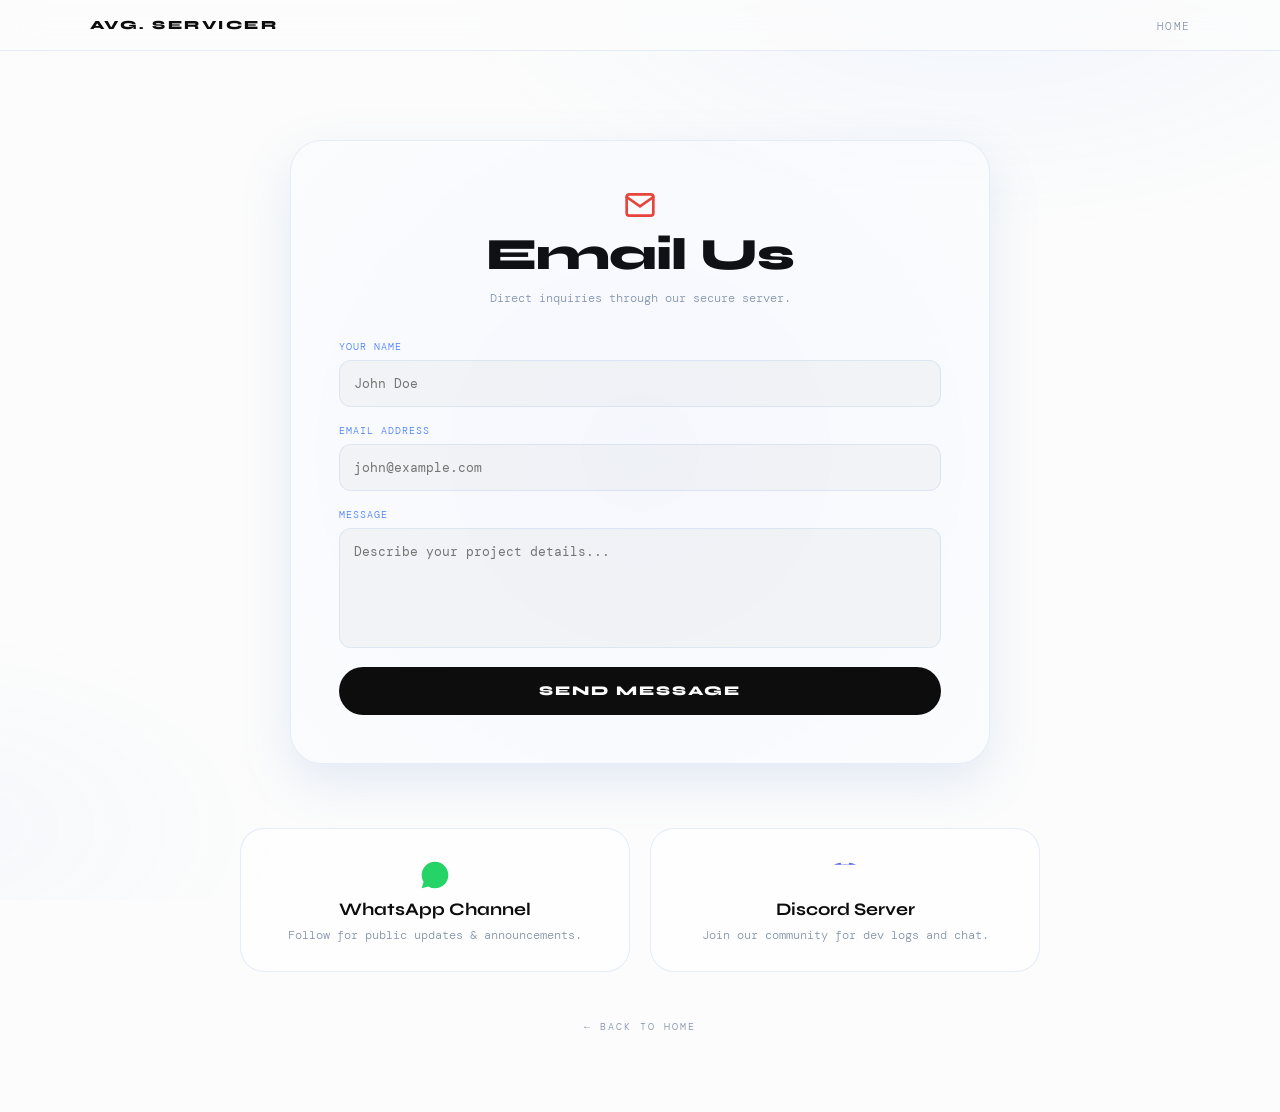
<file: contact.html>
<!DOCTYPE html>
<html lang="en">
<head>
  <meta charset="UTF-8">
  <meta name="viewport" content="width=device-width, initial-scale=1.0">
  <title>Contact Hub // Average Servicer</title>
  <link rel="stylesheet" href="index.css">
  <link href="https://fonts.googleapis.com/css2?family=Syne:wght@700;800&family=DM+Mono:wght@300&display=swap" rel="stylesheet">
  
  <style>
    :root {
      --form-bg: rgba(255, 255, 255, 0.03);
    }

    .hub-container {
      min-height: 100vh;
      padding: 140px 7vw 80px;
      display: flex;
      flex-direction: column;
      align-items: center;
    }

    /* ── GMAIL FORM SECTION (TOP & DIFFERENT) ── */
    .form-section {
      width: 100%;
      max-width: 700px;
      background: var(--surface);
      border: 1px solid var(--border);
      border-radius: 32px;
      padding: 3rem;
      margin-bottom: 4rem;
      position: relative;
      overflow: hidden;
      box-shadow: var(--sh2);
    }

    /* Subtle glow for the top section */
    .form-section::before {
      content: ''; position: absolute; top: -50%; left: -50%;
      width: 200%; height: 200%;
      background: radial-gradient(circle, rgba(74,127,245,0.05) 0%, transparent 70%);
      pointer-events: none;
    }

    .form-header { text-align: center; margin-bottom: 2rem; }
    .form-header svg { width: 32px; height: 32px; stroke: #ea4335; margin-bottom: 10px; }

    form { display: grid; gap: 1.2rem; position: relative; z-index: 1; }
    
    .input-group { display: flex; flex-direction: column; gap: 8px; text-align: left; }
    .input-group label { font-size: 10px; text-transform: uppercase; letter-spacing: 1px; color: var(--accent); }
    
    input, textarea {
      background: rgba(0,0,0,0.03);
      border: 1px solid var(--border);
      padding: 14px;
      border-radius: 12px;
      color: var(--text);
      font-family: 'DM Mono', monospace;
      outline: none;
      transition: border-color 0.3s;
    }

    input:focus, textarea:focus { border-color: var(--accent); }
    textarea { min-height: 120px; resize: none; }

    .submit-btn {
      background: var(--text);
      color: var(--bg);
      border: none;
      padding: 16px;
      border-radius: 50px;
      font-family: 'Syne', sans-serif;
      font-weight: 800;
      text-transform: uppercase;
      letter-spacing: 2px;
      cursor: pointer;
      transition: all 0.3s var(--ease);
    }
    .submit-btn:hover { background: var(--accent); transform: translateY(-2px); box-shadow: 0 10px 20px rgba(74,127,245,0.2); }

    /* ── OTHER CHANNELS ── */
    .hub-grid {
      display: grid;
      grid-template-columns: repeat(auto-fit, minmax(280px, 1fr));
      gap: 20px;
      width: 100%;
      max-width: 800px;
    }

    .hub-card {
      background: var(--surface);
      border: 1px solid var(--border);
      border-radius: 24px;
      padding: 30px;
      text-align: center;
      transition: all 0.3s var(--ease);
      text-decoration: none;
      color: inherit;
      display: flex;
      flex-direction: column;
      align-items: center;
      gap: 10px;
    }

    .hub-card:hover { transform: translateY(-5px); border-color: var(--accent); }
    .hub-card svg { width: 32px; height: 32px; }
    .hub-card h3 { font-family: 'Syne', sans-serif; font-size: 1.1rem; }
    .hub-card p { font-size: 0.75rem; color: var(--muted); }

    .back-btn { margin-top: 50px; color: var(--muted); font-size: 10px; text-transform: uppercase; letter-spacing: 2px; text-decoration: none; }
  </style>
</head>
<body>

<nav id="navbar">
  <span class="nav-logo">AVG. SERVICER</span>
  <ul class="nav-links">
    <li><a href="index.html">Home</a></li>
  </ul>
</nav>

<div class="hub-container">
  
  <div class="form-section">
    <div class="form-header">
      <svg viewBox="0 0 24 24" fill="none" stroke-width="2" stroke-linecap="round" stroke-linejoin="round"><path d="M4 4h16c1.1 0 2 .9 2 2v12c0 1.1-.9 2-2 2H4c-1.1 0-2-.9-2-2V6c0-1.1.9-2 2-2z"></path><polyline points="22,6 12,13 2,6"></polyline></svg>
      <h2 class="sec-title">Email Us</h2>
      <p class="sec-desc center">Direct inquiries through our secure server.</p>
    </div>

    <form action="https://formspree.io/f/your-form-id" method="POST">
      <div class="input-group">
        <label>Your Name</label>
        <input type="text" name="name" placeholder="John Doe" required>
      </div>
      <div class="input-group">
        <label>Email Address</label>
        <input type="email" name="_replyto" placeholder="john@example.com" required>
      </div>
      <div class="input-group">
        <label>Message</label>
        <textarea name="message" placeholder="Describe your project details..."></textarea>
      </div>
      <button type="submit" class="submit-btn">Send Message</button>
    </form>
  </div>

  <div class="hub-grid">
    <a href="https://whatsapp.com/channel/0029VbCP6pEGZNCoKpUM7v2y" target="_blank" class="hub-card">
      <svg viewBox="0 0 24 24" fill="#25D366"><path d="M12 2C6.477 2 2 6.477 2 12c0 1.89.525 3.66 1.438 5.168L2 22l4.975-1.407A9.953 9.953 0 0012 22c5.523 0 10-4.477 10-10S17.523 2 12 2z"/></svg>
      <h3>WhatsApp Channel</h3>
      <p>Follow for public updates & announcements.</p>
    </a>

    <a href="https://discord.com/invite/kBKKPJH39D" target="_blank" class="hub-card">
      <svg viewBox="0 0 24 24" fill="#5865F2"><path d="M20.317 4.37a19.791 19.791 0 00-4.885-1.515.074.074 0 00-.079.037c-.21.375-.444.864-.608 1.25a18.27 18.27 0 00-5.487 0 12.64 12.64 0 00-.617-1.25.077.077 0 00-.079-.037A19.736 19.736 0 003.677 4.37"/></svg>
      <h3>Discord Server</h3>
      <p>Join our community for dev logs and chat.</p>
    </a>
  </div>

  <a href="index.html" class="back-btn">← Back to Home</a>
</div>

<script>
  document.addEventListener('contextmenu', e => e.preventDefault());
</script>

</body>
</html>
</file>
<file: index.css>
/* ═══════════════════════════════════════
   index.css — Average Servicer
   ═══════════════════════════════════════ */

/* ── Tokens ── */
:root {
  --bg:       #fcfcfc;
  --surface:  rgba(255,255,255,.62);
  --border:   rgba(180,205,235,.36);
  --sh:       0 6px 28px rgba(100,145,210,.10);
  --sh2:      0 18px 50px rgba(100,145,210,.17);
  --text:     #0d0d0d;
  --muted:    #8494a8;
  --accent:   #4a7ff5;
  --gold:     #f5a623;
  --green:    #25D366;
  --r:        16px;
  --ease:     cubic-bezier(.22,.68,0,1.18);
}

/* ── Reset ── */
*,*::before,*::after { box-sizing:border-box; margin:0; padding:0; }
* { -webkit-user-select:none; user-select:none; }
html { scroll-behavior:smooth; }
ul { list-style:none; }
a { text-decoration:none; }

/* ── Base ── */
body {
  background:var(--bg); color:var(--text);
  font-family:'DM Mono',monospace; font-weight:300;
  font-size:14px; line-height:1; min-height:100vh; overflow-x:hidden;
}
body::before {
  content:''; position:fixed; inset:0; pointer-events:none; z-index:0;
  background:
    radial-gradient(ellipse 70% 50% at 76% -4%, rgba(100,160,255,.07) 0%, transparent 60%),
    radial-gradient(ellipse 50% 40% at -5% 92%, rgba(100,160,255,.04) 0%, transparent 55%);
}

/* ── Nav ── */
#navbar {
  position:fixed; inset:0 0 auto; z-index:99;
  display:flex; align-items:center; justify-content:space-between;
  padding:18px 7vw;
  background:rgba(252,252,252,.75);
  backdrop-filter:blur(18px); -webkit-backdrop-filter:blur(18px);
  border-bottom:1px solid var(--border); transition:background .3s;
}
.nav-logo { font-family:'Syne',sans-serif; font-weight:800; font-size:.78rem; letter-spacing:.2em; color:var(--text); }
.nav-links { display:flex; gap:2.2rem; }
.nav-links a { font-size:.7rem; letter-spacing:.12em; text-transform:uppercase; color:var(--muted); transition:color .2s; }
.nav-links a:hover { color:var(--text); }

/* ── Hero ── */
#hero {
  position:relative; z-index:1;
  min-height:100vh; display:flex; flex-direction:column;
  align-items:center; justify-content:center;
  text-align:center; padding:0 7vw; gap:1.4rem;
}
.hero-tag { font-size:.68rem; letter-spacing:.32em; text-transform:uppercase; color:var(--accent); }
.hero-title {
  font-family:'Syne',sans-serif; font-weight:800;
  font-size:clamp(2.8rem,9vw,7rem); line-height:.94; letter-spacing:-.02em;
}
.hero-sub { font-size:clamp(.7rem,1.5vw,.86rem); letter-spacing:.44em; text-transform:uppercase; color:var(--muted); }
.hero-cta {
  margin-top:.6rem; display:inline-block; padding:.72rem 1.8rem;
  background:var(--text); color:var(--bg);
  font-size:.7rem; letter-spacing:.18em; text-transform:uppercase;
  border-radius:50px;
  transition:background .3s var(--ease),transform .3s var(--ease),box-shadow .3s var(--ease);
}
.hero-cta:hover { background:var(--accent); transform:translateY(-2px); box-shadow:0 8px 24px rgba(74,127,245,.32); }

/* ── Divider ── */
.divider {
  position:relative; z-index:1; max-width:1100px; margin:0 auto;
  height:1px; background:linear-gradient(to right,transparent,var(--border),transparent);
}

/* ── Sections ── */
#services,#contact {
  position:relative; z-index:1;
  max-width:1100px; margin:0 auto; padding:8rem 7vw;
}
.label { font-size:.62rem; letter-spacing:.36em; text-transform:uppercase; color:var(--accent); margin-bottom:.9rem; }
.sec-title { font-family:'Syne',sans-serif; font-weight:800; font-size:clamp(1.8rem,4vw,2.8rem); letter-spacing:-.02em; margin-bottom:.6rem; }
.sec-desc { font-size:.76rem; color:var(--muted); line-height:1.85; max-width:420px; }
.sec-desc.center { text-align:center; margin:0 auto; }

/* ── Total Orders Fixed ── */
.total-count-display {
  font-family: 'Syne', sans-serif;
  font-weight: 800;
  font-size: 4rem;
  line-height: 1;
  margin: 0;
  color: var(--text); 
  background: linear-gradient(to right, #0d0d0d 20%, #4a7ff5 40%, #4a7ff5 60%, #0d0d0d 80%);
  background-size: 200% auto;
  -webkit-background-clip: text;
  background-clip: text;
  -webkit-text-fill-color: transparent; 
  animation: shine 4s linear infinite;
  display: flex;
  justify-content: center;
}

#total-orders-display {
  display: inline-block;
  min-width: 1ch;
}

@keyframes shine { 
  from { background-position: 0% center; }
  to { background-position: 200% center; } 
}
/* ── Category headers ── */
.cat-header { margin:3.8rem 0 1.6rem; }
.cat-label {
  display:inline-flex; align-items:center; gap:.55rem;
  font-family:'Syne',sans-serif; font-weight:700; font-size:.82rem; letter-spacing:.08em; text-transform:uppercase;
  padding:.5rem 1rem .5rem .7rem;
  background:rgba(74,127,245,.06); border:1px solid rgba(74,127,245,.15); border-radius:50px;
}
.cat-label svg { width:14px; height:14px; stroke:var(--accent); fill:none; stroke-width:1.8; stroke-linecap:round; stroke-linejoin:round; flex-shrink:0; }
.special-label { background:rgba(245,166,35,.07); border-color:rgba(245,166,35,.22); color:#c47d00; }
.special-label svg { stroke:var(--gold); fill:rgba(245,166,35,.25); }

/* ── Cards ── */
.cards { display:grid; grid-template-columns:repeat(auto-fit,minmax(270px,1fr)); gap:1.2rem; }
.card {
  background:var(--surface); border:1px solid var(--border); border-radius:var(--r);
  padding:2rem 1.9rem;
  backdrop-filter:blur(18px); -webkit-backdrop-filter:blur(18px);
  box-shadow:var(--sh);
  display:flex; flex-direction:column; gap:.9rem;
  position:relative; overflow:hidden;
  opacity:0; transform:translateY(22px);
  transition:opacity .55s var(--ease),transform .55s var(--ease),box-shadow .28s,border-color .28s;
}
.card.visible { opacity:1; transform:none; }
.card:hover { box-shadow:var(--sh2); border-color:rgba(74,127,245,.22); }

.card-top { display:flex; align-items:flex-start; justify-content:space-between; gap:.8rem; }
.card-name { font-family:'Syne',sans-serif; font-weight:700; font-size:1rem; letter-spacing:-.01em; line-height:1.2; }
.price { font-family:'Syne',sans-serif; font-weight:800; font-size:1.15rem; color:var(--accent); flex-shrink:0; }
.card-desc { font-size:.73rem; color:var(--muted); line-height:1.82; flex:1; }
.card-desc strong { font-weight:300; color:var(--text); }
.card-note {
  font-size:.66rem; color:var(--muted); line-height:1.6;
  padding:.6rem .8rem;
  background:rgba(74,127,245,.05); border:1px dashed rgba(74,127,245,.2); border-radius:8px;
}
.note-val { color:var(--accent); }
.card-link {
  display:inline-block; font-size:.68rem; letter-spacing:.1em; color:var(--accent);
  border-bottom:1px solid rgba(74,127,245,.28); padding-bottom:1px;
  align-self:flex-start; transition:border-color .2s;
}
.card-link:hover { border-color:var(--accent); }
.card-link.disabled { color:var(--muted); border-color:rgba(132,148,168,.25); pointer-events:none; cursor:default; }

/* Offer & Soon cards */
.offer-card { border-color:rgba(245,166,35,.22); background:rgba(255,248,235,.55); }
.offer-card:hover { border-color:rgba(245,166,35,.45) !important; }
.offer-badge,.soon-badge {
  position:absolute; top:1.1rem; right:1.1rem;
  font-family:'Syne',sans-serif; font-weight:800; font-size:.55rem; letter-spacing:.18em;
  padding:.28rem .65rem; border-radius:50px;
}
.offer-badge { color:#c47d00; background:rgba(245,166,35,.15); border:1px solid rgba(245,166,35,.3); }
.soon-badge  { color:var(--muted); background:rgba(132,148,168,.1); border:1px solid rgba(132,148,168,.25); }
.soon-card { border-color:rgba(132,148,168,.22); opacity:.6 !important; }
.soon-card.visible { opacity:.65 !important; }

/* ── Contact ── */
#contact { display:flex; flex-direction:column; align-items:center; text-align:center; }
.contact-row { display:flex; gap:1rem; margin-top:2.8rem; flex-wrap:wrap; justify-content:center; }
.pill {
  display:flex; align-items:center; gap:.65rem; padding:.82rem 1.6rem;
  background:var(--surface); border:1px solid var(--border); border-radius:12px;
  backdrop-filter:blur(16px); -webkit-backdrop-filter:blur(16px);
  box-shadow:var(--sh); font-size:.74rem; letter-spacing:.1em; color:var(--text);
  opacity:0; transform:translateY(18px);
  transition:opacity .5s var(--ease),transform .5s var(--ease),box-shadow .28s,border-color .28s;
}
.pill.visible { opacity:1; transform:none; }
.pill:hover { box-shadow:var(--sh2); transform:translateY(-3px); }
.pill.whatsapp:hover { border-color:rgba(37,211,102,.38); }
.pill.discord:hover  { border-color:rgba(88,101,242,.38); }
.pill svg { width:20px; height:20px; flex-shrink:0; }

/* ── Footer ── */
footer {
  position:relative; z-index:1; text-align:center;
  padding:2.6rem 7vw 3.4rem;
  font-size:.62rem; letter-spacing:.2em; text-transform:uppercase; color:var(--muted);
  border-top:1px solid var(--border);
}

/* ── Settings Modal ── */
.modal {
  display:none; position:fixed; inset:0; z-index:99999;
  background:rgba(0,0,0,.65); backdrop-filter:blur(10px); -webkit-backdrop-filter:blur(10px);
  align-items:center; justify-content:center; padding:20px;
}
.modal-content {
  background:var(--bg); width:100%; max-width:400px; padding:30px;
  border-radius:28px; border:1px solid var(--border);
  box-shadow:0 20px 60px rgba(0,0,0,.2);
  animation:modalIn .3s var(--ease);
}
@keyframes modalIn { from { opacity:0; transform:scale(.9) translateY(10px); } to { opacity:1; transform:none; } }
.modal-header { display:flex; justify-content:space-between; align-items:center; margin-bottom:25px; }
.modal-header h2 { font-family:'Syne',sans-serif; font-weight:800; font-size:1.1rem; }
.close-modal { cursor:pointer; font-size:24px; color:var(--muted); line-height:1; }
.close-modal:hover { color:var(--text); }

.profile-section { display:flex; flex-direction:column; align-items:center; margin-bottom:20px; gap:10px; }
.whatsapp-pfp {
  width:90px; height:90px; border-radius:50%;
  background:var(--accent); color:#fff;
  display:flex; align-items:center; justify-content:center;
  font-family:'Syne',sans-serif; font-weight:800; font-size:2.2rem; text-transform:uppercase;
  box-shadow:0 10px 20px rgba(74,127,245,.2);
}
.id-badge {
  font-size:9px; letter-spacing:.05em; color:var(--muted);
  background:rgba(0,0,0,.04); padding:6px 12px;
  border-radius:8px; border:1px solid var(--border);
}
#copy-id:hover { opacity:1; color:var(--accent); }
.order-badge { font-size:10px; font-weight:800; color:var(--gold); letter-spacing:.1em; }

.edit-group { text-align:left; margin-bottom:18px; width:100%; }
.edit-group label { display:block; font-size:10px; text-transform:uppercase; margin-bottom:5px; color:var(--accent); }
.edit-group input {
  width:100%; padding:12px; border-radius:10px;
  border:1px solid var(--border); background:var(--surface);
  font-family:'DM Mono',monospace; font-size:13px; color:var(--text);
  outline:none; transition:border-color .2s;
}
.edit-group input:focus { border-color:var(--accent); }

#color-trigger {
  cursor:pointer; background:var(--surface); border:1px solid var(--border);
  padding:10px 15px; border-radius:10px; font-family:'DM Mono',monospace;
  font-size:.7rem; color:var(--text); width:100%; text-align:center;
  transition:border-color .2s,background .2s;
}
#color-trigger:hover { border-color:var(--accent); background:rgba(74,127,245,.05); }
#bg-picker { opacity:0; width:0; height:0; position:absolute; pointer-events:none; }

#save-settings { cursor:pointer; transition:all .3s var(--ease); }
#logout-btn {
  background:rgba(255,77,77,.05) !important; color:#ff4d4d !important;
  border:1px solid rgba(255,77,77,.2) !important; margin-top:10px !important; cursor:pointer;
  transition:all .3s var(--ease) !important;
}
#logout-btn:hover { background:#ff4d4d !important; color:#fff !important; box-shadow:0 8px 24px rgba(255,77,77,.2); }

/* ── Mobile ── */
@media(max-width:580px) {
  .nav-links { display:none; }
  .cards { grid-template-columns:1fr; }
  #services,#contact { padding:5rem 6vw; }
  .total-count-display { font-size:2.2rem; }
}
</file>
